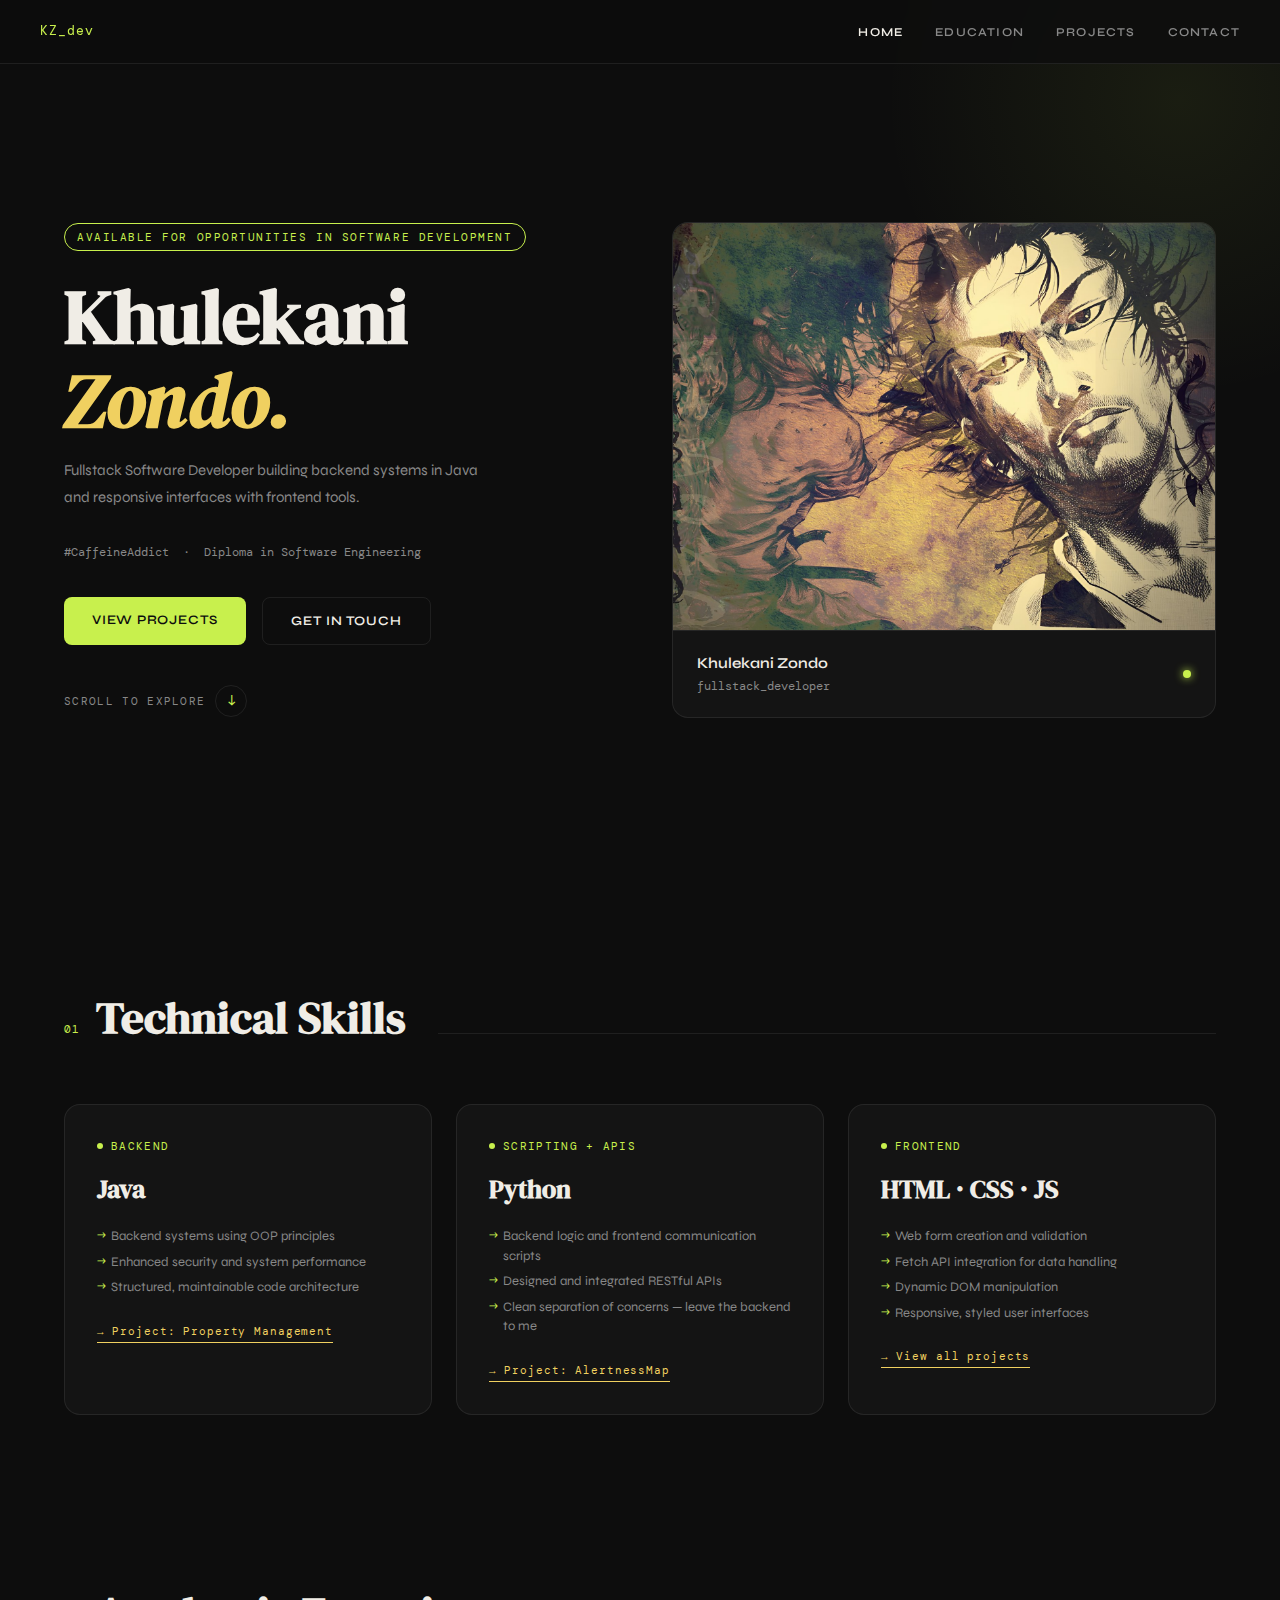
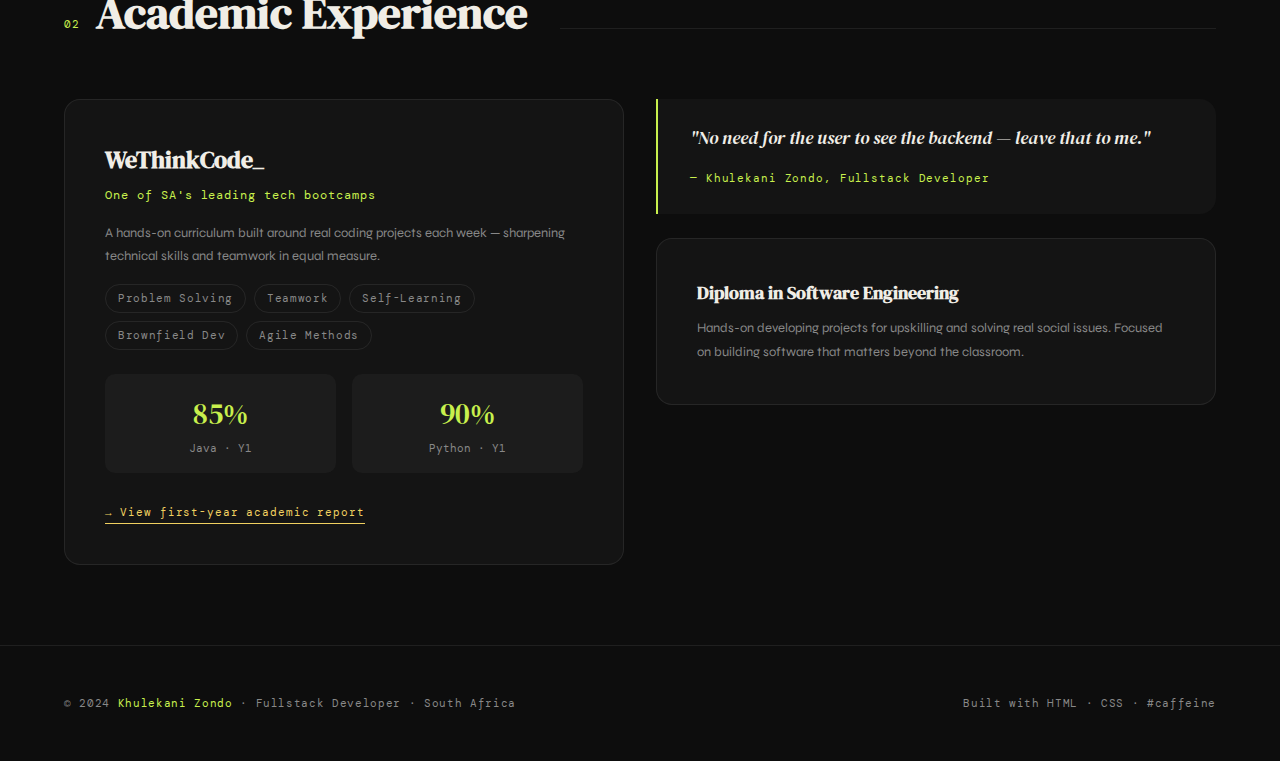
<file: index.html>
<!DOCTYPE html>
<html lang="en">
<head>
  <meta charset="UTF-8" />
  <meta name="viewport" content="width=device-width, initial-scale=1" />
  <title>Khulekani Zondo — Fullstack Developer</title>
  <link href="https://fonts.googleapis.com/css2?family=DM+Serif+Display:ital@0;1&family=DM+Mono:wght@400;500&family=Syne:wght@400;600;700&display=swap" rel="stylesheet" />
  <style>
    *, *::before, *::after { box-sizing: border-box; margin: 0; padding: 0; }

    :root {
      --bg: #0d0d0d;
      --bg2: #141414;
      --bg3: #1c1c1c;
      --border: rgba(255,255,255,0.08);
      --accent: #c8f04d;
      --accent2: #f0d060;
      --text: #f0ede6;
      --muted: #888;
      --muted2: #555;
      --card-radius: 16px;
      --font-display: 'DM Serif Display', serif;
      --font-body: 'Syne', sans-serif;
      --font-mono: 'DM Mono', monospace;
    }

    html { scroll-behavior: smooth; }

    body {
      background: var(--bg);
      color: var(--text);
      font-family: var(--font-body);
      font-size: 15px;
      line-height: 1.7;
      min-height: 100vh;
      overflow-x: hidden;
    }

    nav {
      position: fixed;
      top: 0; left: 0; right: 0;
      z-index: 100;
      display: flex;
      align-items: center;
      justify-content: space-between;
      padding: 0 2.5rem;
      height: 64px;
      background: rgba(13,13,13,0.85);
      backdrop-filter: blur(12px);
      border-bottom: 0.5px solid var(--border);
    }

    .nav-logo {
      font-family: var(--font-mono);
      font-size: 13px;
      color: var(--accent);
      letter-spacing: 0.08em;
      text-decoration: none;
    }

    .nav-links {
      display: flex;
      gap: 2rem;
      list-style: none;
    }

    .nav-links a {
      font-size: 12px;
      font-weight: 600;
      letter-spacing: 0.1em;
      text-transform: uppercase;
      color: var(--muted);
      text-decoration: none;
      transition: color 0.2s;
    }

    .nav-links a:hover,
    .nav-links a.active { color: var(--text); }

    .hero {
      min-height: 100vh;
      display: grid;
      grid-template-columns: 1fr 1fr;
      align-items: center;
      padding: 100px 5vw 60px;
      gap: 4rem;
      position: relative;
      overflow: hidden;
    }

    .hero::before {
      content: '';
      position: absolute;
      top: -200px; right: -200px;
      width: 600px; height: 600px;
      background: radial-gradient(circle, rgba(200,240,77,0.07) 0%, transparent 70%);
      pointer-events: none;
    }

    .hero-text { animation: fadeUp 0.9s ease both; }

    .hero-tag {
      display: inline-block;
      font-family: var(--font-mono);
      font-size: 11px;
      letter-spacing: 0.14em;
      color: var(--accent);
      border: 0.5px solid var(--accent);
      padding: 4px 12px;
      border-radius: 99px;
      margin-bottom: 1.5rem;
      text-transform: uppercase;
    }

    .hero h1 {
      font-family: var(--font-display);
      font-size: clamp(2.8rem, 6vw, 5rem);
      line-height: 1.08;
      letter-spacing: -0.01em;
      margin-bottom: 1rem;
      color: var(--text);
    }

    .hero h1 em {
      font-style: italic;
      color: var(--accent2);
    }

    .hero-sub {
      font-size: 15px;
      color: var(--muted);
      max-width: 420px;
      margin-bottom: 2rem;
      line-height: 1.8;
    }

    .hero-cta {
      display: inline-flex;
      gap: 1rem;
      flex-wrap: wrap;
    }

    .btn {
      display: inline-block;
      padding: 12px 28px;
      font-family: var(--font-body);
      font-size: 13px;
      font-weight: 600;
      letter-spacing: 0.06em;
      text-transform: uppercase;
      text-decoration: none;
      border-radius: 8px;
      transition: all 0.2s;
      cursor: pointer;
      border: none;
    }

    .btn-primary { background: var(--accent); color: #0d0d0d; }
    .btn-primary:hover { background: #d4f566; transform: translateY(-2px); }
    .btn-outline { background: transparent; color: var(--text); border: 0.5px solid var(--border); }
    .btn-outline:hover { border-color: rgba(255,255,255,0.3); transform: translateY(-2px); }

    .hero-card { animation: fadeUp 0.9s 0.15s ease both; }

    .profile-card {
      background: var(--bg2);
      border: 0.5px solid var(--border);
      border-radius: var(--card-radius);
      overflow: hidden;
    }

    .profile-img-wrap {
      width: 100%;
      aspect-ratio: 4/3;
      background: var(--bg3);
      display: flex;
      align-items: center;
      justify-content: center;
      position: relative;
      overflow: hidden;
    }

    .profile-img-wrap img { width: 100%; height: 100%; object-fit: cover; }

    .profile-placeholder {
      font-family: var(--font-display);
      font-size: 5rem;
      color: var(--muted2);
      font-style: italic;
    }

    .profile-info {
      padding: 1.25rem 1.5rem;
      display: flex;
      align-items: center;
      justify-content: space-between;
      border-top: 0.5px solid var(--border);
    }

    .profile-name { font-size: 15px; font-weight: 600; }
    .profile-role { font-size: 12px; color: var(--muted); font-family: var(--font-mono); }

    .status-dot {
      width: 8px; height: 8px;
      border-radius: 50%;
      background: var(--accent);
      box-shadow: 0 0 8px var(--accent);
      animation: pulse 2s infinite;
    }

    section { padding: 80px 5vw; }

    .section-header {
      display: flex;
      align-items: baseline;
      gap: 1rem;
      margin-bottom: 3rem;
    }

    .section-num { font-family: var(--font-mono); font-size: 11px; color: var(--accent); letter-spacing: 0.1em; }
    .section-title { font-family: var(--font-display); font-size: clamp(1.8rem, 4vw, 2.8rem); color: var(--text); }
    .section-line { flex: 1; height: 0.5px; background: var(--border); margin-left: 1rem; }

    .skills-grid {
      display: grid;
      grid-template-columns: repeat(auto-fit, minmax(280px, 1fr));
      gap: 1.5rem;
    }

    .skill-card {
      background: var(--bg2);
      border: 0.5px solid var(--border);
      border-radius: var(--card-radius);
      padding: 2rem;
      transition: border-color 0.2s, transform 0.2s;
      position: relative;
      overflow: hidden;
    }

    .skill-card::before {
      content: '';
      position: absolute;
      top: 0; left: 0; right: 0;
      height: 2px;
      background: var(--accent);
      transform: scaleX(0);
      transform-origin: left;
      transition: transform 0.3s ease;
    }

    .skill-card:hover { border-color: rgba(255,255,255,0.18); transform: translateY(-4px); }
    .skill-card:hover::before { transform: scaleX(1); }

    .skill-icon {
      font-family: var(--font-mono);
      font-size: 11px;
      color: var(--accent);
      letter-spacing: 0.12em;
      text-transform: uppercase;
      margin-bottom: 0.75rem;
      display: flex;
      align-items: center;
      gap: 8px;
    }

    .skill-icon::before {
      content: '';
      display: inline-block;
      width: 6px; height: 6px;
      border-radius: 50%;
      background: var(--accent);
    }
.scroll-hint {
  display: flex;
  align-items: center;
  gap: 10px;
  margin-top: 2.5rem;
}

.scroll-hint span {
  font-family: var(--font-mono);
  font-size: 11px;
  letter-spacing: 0.12em;
  text-transform: uppercase;
  color: var(--muted);
}

.scroll-arrow {
  width: 32px;
  height: 32px;
  border: 0.5px solid var(--border);
  border-radius: 50%;
  display: flex;
  align-items: center;
  justify-content: center;
  font-size: 14px;
  color: var(--accent);
  animation: bounceDown 1.6s ease-in-out infinite;
}

@keyframes bounceDown {
  0%, 100% { transform: translateY(0); }
  50%       { transform: translateY(6px); }
}
    .skill-card h3 { font-family: var(--font-display); font-size: 1.6rem; margin-bottom: 1rem; color: var(--text); }

    .skill-card ul { list-style: none; display: flex; flex-direction: column; gap: 6px; margin-bottom: 1.25rem; }

    .skill-card li {
      font-size: 13px;
      color: var(--muted);
      padding-left: 14px;
      position: relative;
      line-height: 1.5;
    }

    .skill-card li::before { content: '→'; position: absolute; left: 0; color: var(--accent); font-size: 11px; }

    .skill-link {
      display: inline-block;
      font-family: var(--font-mono);
      font-size: 11px;
      color: var(--accent2);
      text-decoration: none;
      letter-spacing: 0.08em;
      border-bottom: 0.5px solid var(--accent2);
      padding-bottom: 1px;
      transition: opacity 0.2s;
    }

    .skill-link:hover { opacity: 0.7; }

    .stats-row {
      display: grid;
      grid-template-columns: repeat(3, 1fr);
      gap: 1px;
      background: var(--border);
      border: 0.5px solid var(--border);
      border-radius: var(--card-radius);
      overflow: hidden;
      margin: 4rem 0;
    }

    .stat { background: var(--bg2); padding: 2rem; text-align: center; }
    .stat-num { font-family: var(--font-display); font-size: 2.8rem; color: var(--accent); line-height: 1; margin-bottom: 0.4rem; }
    .stat-label { font-size: 11px; color: var(--muted); letter-spacing: 0.1em; text-transform: uppercase; font-family: var(--font-mono); }

    .academic-grid { display: grid; grid-template-columns: 1fr 1fr; gap: 2rem; align-items: start; }

    .academic-card {
      background: var(--bg2);
      border: 0.5px solid var(--border);
      border-radius: var(--card-radius);
      padding: 2.5rem;
    }

    .academic-card h3 { font-family: var(--font-display); font-size: 1.5rem; margin-bottom: 0.25rem; }
    .academic-card .school { font-family: var(--font-mono); font-size: 12px; color: var(--accent); letter-spacing: 0.08em; margin-bottom: 1rem; }
    .academic-card p { font-size: 13px; color: var(--muted); line-height: 1.8; margin-bottom: 1rem; }

    .tag-list { display: flex; flex-wrap: wrap; gap: 8px; }

    .tag {
      font-size: 11px;
      font-family: var(--font-mono);
      color: var(--muted);
      border: 0.5px solid var(--border);
      border-radius: 99px;
      padding: 4px 12px;
      letter-spacing: 0.06em;
    }

    .grade-row { display: flex; gap: 1rem; margin-top: 1.5rem; }

    .grade-chip { flex: 1; background: var(--bg3); border-radius: 10px; padding: 1rem; text-align: center; }
    .grade-num { font-family: var(--font-display); font-size: 1.8rem; color: var(--accent); }
    .grade-label { font-size: 11px; color: var(--muted); font-family: var(--font-mono); }

    .quote-block {
      border-left: 2px solid var(--accent);
      padding: 1.5rem 2rem;
      margin: 0;
      background: var(--bg2);
      border-radius: 0 var(--card-radius) var(--card-radius) 0;
    }

    .quote-block p { font-family: var(--font-display); font-style: italic; font-size: 1.15rem; color: var(--text); line-height: 1.6; margin-bottom: 0.75rem; }
    .quote-block small { font-family: var(--font-mono); font-size: 11px; color: var(--accent); letter-spacing: 0.08em; }

    footer {
      border-top: 0.5px solid var(--border);
      padding: 3rem 5vw;
      display: flex;
      align-items: center;
      justify-content: space-between;
      flex-wrap: wrap;
      gap: 1rem;
    }

    footer p { font-family: var(--font-mono); font-size: 11px; color: var(--muted); letter-spacing: 0.06em; }
    footer a { color: var(--accent); text-decoration: none; }

    @keyframes fadeUp {
      from { opacity: 0; transform: translateY(24px); }
      to   { opacity: 1; transform: translateY(0); }
    }

    @keyframes pulse {
      0%, 100% { opacity: 1; }
      50% { opacity: 0.4; }
    }

    @media (max-width: 768px) {
      nav { padding: 0 1.5rem; }
      .nav-links { gap: 1.2rem; }
      .hero { grid-template-columns: 1fr; padding: 100px 1.5rem 60px; gap: 2.5rem; }
      .hero-card { order: -1; }
      .skills-grid { grid-template-columns: 1fr; }
      .academic-grid { grid-template-columns: 1fr; }
      .stats-row { grid-template-columns: 1fr; }
      section { padding: 60px 1.5rem; }
      footer { flex-direction: column; align-items: flex-start; }
    }
  </style>
</head>
<body>

<nav>
  <a class="nav-logo" href="#home">KZ_dev</a>
  <ul class="nav-links">
    <li><a href="#home" class="active">Home</a></li>
    <li><a href="education.html">Education</a></li>
    <li><a href="projects.html">Projects</a></li>
    <li><a href="contact.html">Contact</a></li>
  </ul>
</nav>

<section class="hero" id="home">
  <div class="hero-text">
    <span class="hero-tag">Available for opportunities in Software development</span>
    <h1>Khulekani<br><em>Zondo.</em></h1>
<p class="hero-sub">
  Fullstack Software Developer building backend systems in Java and responsive interfaces with frontend tools.
  <br><br>
  <span style="font-family: var(--font-mono); font-size: 12px; color: var(--muted);">#CaffeineAddict &nbsp;·&nbsp; Diploma in Software Engineering</span>
</p>
<div class="hero-cta">
  <a href="projects.html" class="btn btn-primary">View Projects</a>
  <a href="contact.html" class="btn btn-outline">Get in Touch</a>
</div>
<div class="scroll-hint">
  <span>Scroll to explore</span>
  <div class="scroll-arrow">↓</div>
</div>
  </div>

  <div class="hero-card">
    <div class="profile-card">
      <div class="profile-img-wrap">
        <img src="newone.jpeg"  alt="Khulekani Zondo"
          onerror="this.style.display='none'; this.nextElementSibling.style.display='flex';" />
        <div class="profile-placeholder" style="display:none; width:100%; height:100%; align-items:center; justify-content:center;">KZ</div>
      </div>
      <div class="profile-info">
        <div>
          <div class="profile-name">Khulekani Zondo</div>
          <div class="profile-role">fullstack_developer</div>
        </div>
        <div class="status-dot" title="Open to work"></div>
      </div>
    </div>
  </div>
</section>


<section id="skills">
  <div class="section-header">
    <span class="section-num">01</span>
    <h2 class="section-title">Technical Skills</h2>
    <div class="section-line"></div>
  </div>

  <div class="skills-grid">
    <div class="skill-card">
      <div class="skill-icon">Backend</div>
      <h3>Java</h3>
      <ul>
        <li>Backend systems using OOP principles</li>
        <li>Enhanced security and system performance</li>
        <li>Structured, maintainable code architecture</li>
      </ul>
      <a href="projects.html" class="skill-link">→ Project: Property Management</a>
    </div>

    <div class="skill-card">
      <div class="skill-icon">Scripting + APIs</div>
      <h3>Python</h3>
      <ul>
        <li>Backend logic and frontend communication scripts</li>
        <li>Designed and integrated RESTful APIs</li>
        <li>Clean separation of concerns — leave the backend to me</li>
      </ul>
      <a href="projects.html" class="skill-link">→ Project: AlertnessMap</a>
    </div>

    <div class="skill-card">
      <div class="skill-icon">Frontend</div>
      <h3>HTML · CSS · JS</h3>
      <ul>
        <li>Web form creation and validation</li>
        <li>Fetch API integration for data handling</li>
        <li>Dynamic DOM manipulation</li>
        <li>Responsive, styled user interfaces</li>
      </ul>
      <a href="projects.html" class="skill-link">→ View all projects</a>
    </div>
  </div>
</section>

<section id="education">
  <div class="section-header">
    <span class="section-num">02</span>
    <h2 class="section-title">Academic Experience</h2>
    <div class="section-line"></div>
  </div>

  <div class="academic-grid">
    <div class="academic-card">
      <h3>WeThinkCode_</h3>
      <div class="school">One of SA's leading tech bootcamps</div>
      <p>
        A hands-on curriculum built around real coding projects each week —
        sharpening technical skills and teamwork in equal measure.
      </p>
      <div class="tag-list">
        <span class="tag">Problem Solving</span>
        <span class="tag">Teamwork</span>
        <span class="tag">Self-Learning</span>
        <span class="tag">Brownfield Dev</span>
        <span class="tag">Agile Methods</span>
      </div>
      <div class="grade-row">
        <div class="grade-chip">
          <div class="grade-num">85%</div>
          <div class="grade-label">Java · Y1</div>
        </div>
        <div class="grade-chip">
          <div class="grade-num">90%</div>
          <div class="grade-label">Python · Y1</div>
        </div>
      </div>
      <br>
      <a href="education.html" class="skill-link">→ View first-year academic report</a>
    </div>

    <div style="display: flex; flex-direction: column; gap: 1.5rem;">
      <blockquote class="quote-block">
        <p>"No need for the user to see the backend — leave that to me."</p>
        <small>— Khulekani Zondo, Fullstack Developer</small>
      </blockquote>

      <div class="academic-card" style="flex: 1;">
        <h3 style="font-size: 1.1rem; margin-bottom: 0.5rem;">Diploma in Software Engineering</h3>
        <p style="margin-bottom: 0;">
          Hands-on developing projects for upskilling and solving real social issues.
          Focused on building software that matters beyond the classroom.
        </p>
      </div>
    </div>
  </div>
</section>

<footer>
  <p>© 2024 <a href="#home">Khulekani Zondo</a> · Fullstack Developer · South Africa</p>
  <p style="font-family: var(--font-mono); font-size: 11px; color: var(--muted);">
    Built with HTML · CSS · #caffeine
  </p>
</footer>

</body>
</html>
</file>
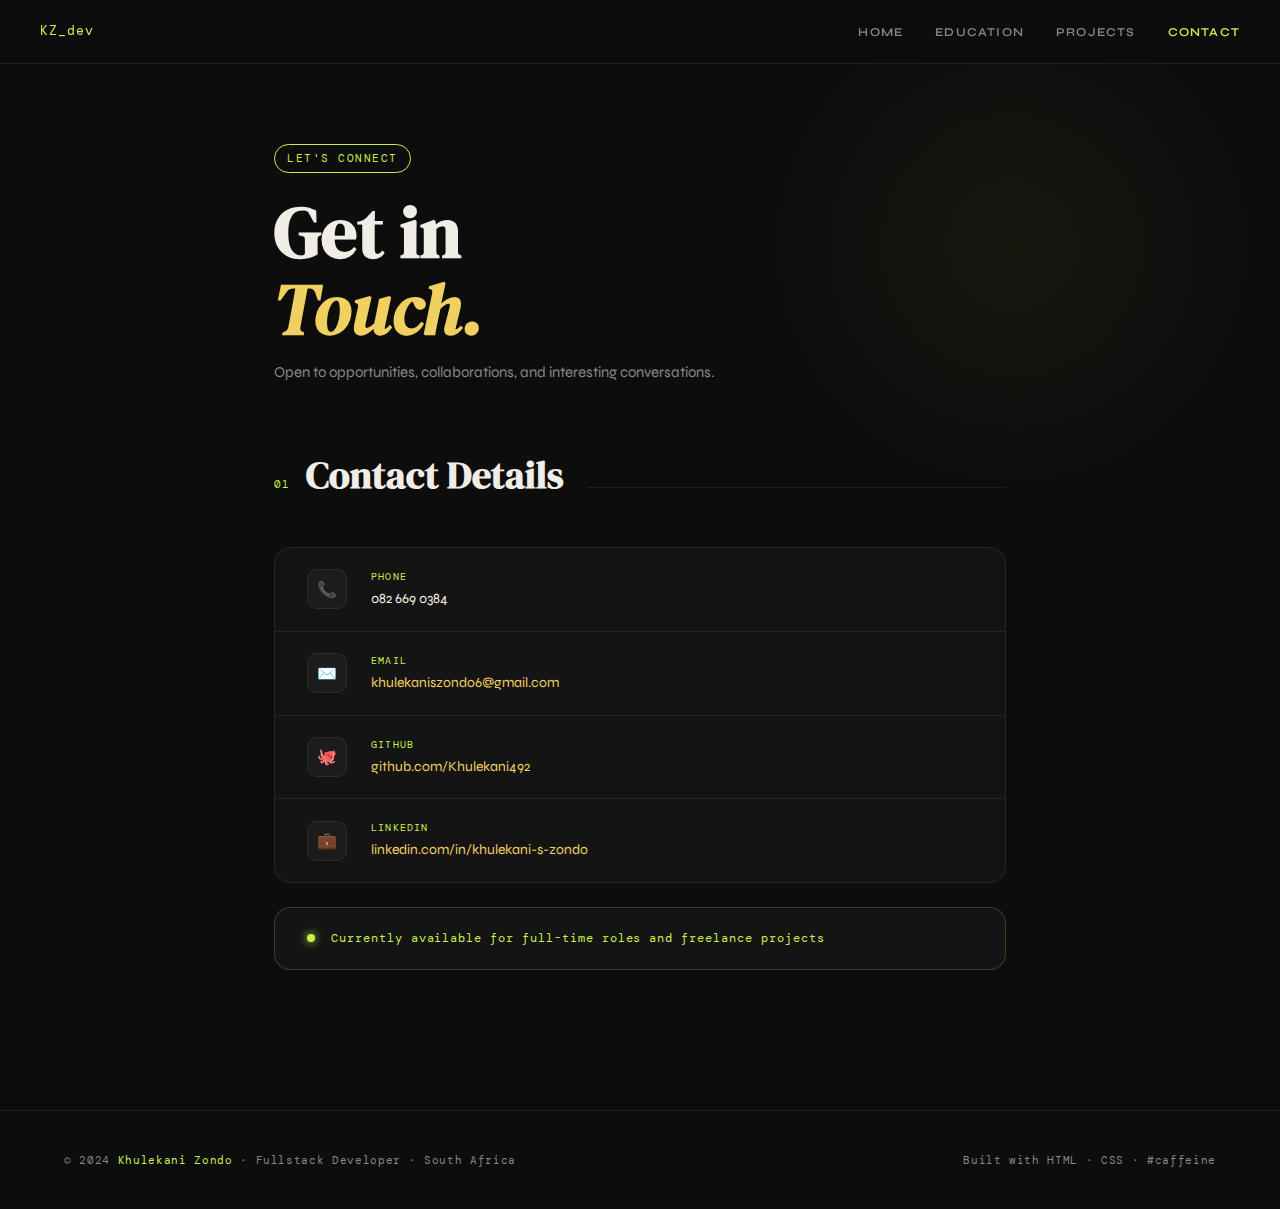
<file: contact.html>
<!DOCTYPE html>
<html lang="en">
<head>
  <meta charset="UTF-8" />
  <meta name="viewport" content="width=device-width, initial-scale=1" />
  <title>Contact — Khulekani Zondo</title>

  <link href="https://fonts.googleapis.com/css2?family=DM+Serif+Display:ital@0;1&family=DM+Mono:wght@400;500&family=Syne:wght@400;600;700&display=swap" rel="stylesheet" />

  <style>
    :root {
      --bg: #0d0d0d;
      --bg2: #141414;
      --bg3: #1c1c1c;
      --border: rgba(255,255,255,0.08);
      --accent: #c8f04d;
      --accent2: #f0d060;
      --text: #f0ede6;
      --muted: #888;
      --card-radius: 16px;
      --font-display: 'DM Serif Display', serif;
      --font-body: 'Syne', sans-serif;
      --font-mono: 'DM Mono', monospace;
    }

    *, *::before, *::after { box-sizing: border-box; margin: 0; padding: 0; }

    html { scroll-behavior: smooth; }

    body {
      background: var(--bg);
      color: var(--text);
      font-family: var(--font-body);
      font-size: 15px;
      line-height: 1.7;
      overflow-x: hidden;
    }

    /* NAV */
    nav {
      position: fixed;
      top: 0; left: 0; right: 0;
      height: 64px;
      display: flex;
      justify-content: space-between;
      align-items: center;
      padding: 0 2.5rem;
      background: rgba(13,13,13,0.85);
      backdrop-filter: blur(12px);
      border-bottom: 0.5px solid var(--border);
      z-index: 100;
    }

    .nav-logo {
      font-family: var(--font-mono);
      color: var(--accent);
      font-size: 13px;
      text-decoration: none;
      letter-spacing: 0.08em;
    }

    .nav-links {
      display: flex;
      gap: 2rem;
      list-style: none;
    }

    .nav-links a {
      font-size: 12px;
      font-weight: 600;
      text-transform: uppercase;
      letter-spacing: 0.1em;
      color: var(--muted);
      text-decoration: none;
      transition: color 0.2s;
      border-bottom: none;
    }

    .nav-links a.active { color: var(--accent); }
    .nav-links a:hover { color: var(--text); opacity: 1; }

    /* PAGE */
    .page {
      padding: 96px 5vw 80px;
      max-width: 860px;
      margin: 0 auto;
    }

    /* PAGE HEADER */
    .page-header {
      padding: 48px 0 56px;
      animation: fadeUp 0.8s ease both;
      position: relative;
    }

    .page-header::before {
      content: '';
      position: absolute;
      top: -100px; right: -20vw;
      width: 500px; height: 500px;
      background: radial-gradient(circle, rgba(200,240,77,0.05) 0%, transparent 70%);
      pointer-events: none;
    }

    .page-tag {
      display: inline-block;
      font-family: var(--font-mono);
      font-size: 11px;
      letter-spacing: 0.14em;
      color: var(--accent);
      border: 0.5px solid var(--accent);
      padding: 4px 12px;
      border-radius: 99px;
      margin-bottom: 1.25rem;
      text-transform: uppercase;
    }

    .page-header h1 {
      font-family: var(--font-display);
      font-size: clamp(2.5rem, 6vw, 4.5rem);
      line-height: 1.08;
      color: var(--text);
      margin-bottom: 0.75rem;
    }

    .page-header h1 em {
      font-style: italic;
      color: var(--accent2);
    }

    .page-header p {
      font-size: 15px;
      color: var(--muted);
      max-width: 480px;
    }

    /* SECTION HEADER */
    .section-header {
      display: flex;
      align-items: baseline;
      gap: 1rem;
      margin-bottom: 2.5rem;
    }

    .section-num {
      font-family: var(--font-mono);
      color: var(--accent);
      font-size: 11px;
      letter-spacing: 0.1em;
      flex-shrink: 0;
    }

    .section-title {
      font-family: var(--font-display);
      font-size: clamp(1.6rem, 3vw, 2.4rem);
      color: var(--text);
    }

    .section-line {
      flex: 1;
      height: 0.5px;
      background: var(--border);
      margin-left: 0.5rem;
    }

    /* CONTACT CARD */
    .contact-card {
      background: var(--bg2);
      border: 0.5px solid var(--border);
      border-radius: var(--card-radius);
      overflow: hidden;
    }

    .contact-item {
      display: flex;
      align-items: center;
      gap: 1.5rem;
      padding: 1.25rem 2rem;
      border-bottom: 0.5px solid var(--border);
      transition: background 0.2s;
    }

    .contact-item:last-child { border-bottom: none; }
    .contact-item:hover { background: var(--bg3); }

    .contact-icon {
      width: 40px; height: 40px;
      border-radius: 10px;
      background: var(--bg3);
      border: 0.5px solid var(--border);
      display: flex;
      align-items: center;
      justify-content: center;
      font-size: 16px;
      flex-shrink: 0;
    }

    .contact-body { flex: 1; }

    .label {
      font-family: var(--font-mono);
      font-size: 10px;
      color: var(--accent);
      letter-spacing: 0.12em;
      text-transform: uppercase;
      margin-bottom: 2px;
    }

    .value {
      font-size: 14px;
      color: var(--text);
    }

    .value a {
      color: var(--accent2);
      text-decoration: none;
      border-bottom: 0.5px solid transparent;
      transition: border-color 0.2s, opacity 0.2s;
    }

    .value a:hover {
      border-bottom-color: var(--accent2);
      opacity: 0.8;
    }

    /* AVAILABILITY BADGE */
    .availability {
      margin-top: 1.5rem;
      background: var(--bg2);
      border: 0.5px solid rgba(200,240,77,0.2);
      border-radius: var(--card-radius);
      padding: 1.25rem 2rem;
      display: flex;
      align-items: center;
      gap: 1rem;
    }

    .avail-dot {
      width: 8px; height: 8px;
      border-radius: 50%;
      background: var(--accent);
      box-shadow: 0 0 8px var(--accent);
      flex-shrink: 0;
      animation: pulse 2s infinite;
    }

    .avail-text {
      font-family: var(--font-mono);
      font-size: 12px;
      color: var(--accent);
      letter-spacing: 0.08em;
    }

    /* FOOTER */
    footer {
      border-top: 0.5px solid var(--border);
      padding: 2.5rem 5vw;
      display: flex;
      justify-content: space-between;
      flex-wrap: wrap;
      gap: 1rem;
      margin-top: 60px;
    }

    footer p {
      font-family: var(--font-mono);
      font-size: 11px;
      color: var(--muted);
      letter-spacing: 0.06em;
    }

    footer a {
      color: var(--accent);
      text-decoration: none;
      border-bottom: none;
    }

    /* ANIMATIONS */
    @keyframes fadeUp {
      from { opacity: 0; transform: translateY(24px); }
      to   { opacity: 1; transform: translateY(0); }
    }

    @keyframes pulse {
      0%, 100% { opacity: 1; }
      50% { opacity: 0.4; }
    }

    /* RESPONSIVE */
    @media (max-width: 768px) {
      nav { padding: 0 1.5rem; }
      .nav-links { gap: 1.2rem; }
      .page { padding: 88px 1.5rem 60px; }
      .contact-item { padding: 1rem 1.25rem; gap: 1rem; }
    }
  </style>
</head>

<body>

<!-- NAV -->
<nav>
  <a class="nav-logo" href="index.html">KZ_dev</a>
  <ul class="nav-links">
    <li><a href="index.html">Home</a></li>
    <li><a href="education.html">Education</a></li>
    <li><a href="projects.html">Projects</a></li>
    <li><a class="active" href="#">Contact</a></li>
  </ul>
</nav>

<div class="page">

  <!-- PAGE HEADER -->
  <div class="page-header">
    <span class="page-tag">Let's connect</span>
    <h1>Get in<br><em>Touch.</em></h1>
    <p>Open to opportunities, collaborations, and interesting conversations.</p>
  </div>

  <!-- CONTACT -->
  <div class="section-header">
    <span class="section-num">01</span>
    <h2 class="section-title">Contact Details</h2>
    <div class="section-line"></div>
  </div>

  <div class="contact-card">

    <div class="contact-item">
      <div class="contact-icon">📞</div>
      <div class="contact-body">
        <div class="label">Phone</div>
        <div class="value">082 669 0384</div>
      </div>
    </div>

    <div class="contact-item">
      <div class="contact-icon">✉️</div>
      <div class="contact-body">
        <div class="label">Email</div>
        <div class="value">
          <a href="mailto:khulekaniszondo6@gmail.com">khulekaniszondo6@gmail.com</a>
        </div>
      </div>
    </div>

    <div class="contact-item">
      <div class="contact-icon">🐙</div>
      <div class="contact-body">
        <div class="label">GitHub</div>
        <div class="value">
          <a href="https://github.com/Khulekani492" target="_blank">github.com/Khulekani492</a>
        </div>
      </div>
    </div>

    <div class="contact-item">
      <div class="contact-icon">💼</div>
      <div class="contact-body">
        <div class="label">LinkedIn</div>
        <div class="value">
          <a href="https://www.linkedin.com/in/khulekani-s-zondo-149bb134a" target="_blank">linkedin.com/in/khulekani-s-zondo</a>
        </div>
      </div>
    </div>

  </div>

  <!-- AVAILABILITY -->
  <div class="availability">
    <div class="avail-dot"></div>
    <span class="avail-text">Currently available for full-time roles and freelance projects</span>
  </div>

</div>

<!-- FOOTER -->
<footer>
  <p>© 2024 <a href="index.html">Khulekani Zondo</a> · Fullstack Developer · South Africa</p>
  <p>Built with HTML · CSS · #caffeine</p>
</footer>

</body>
</html>
</file>
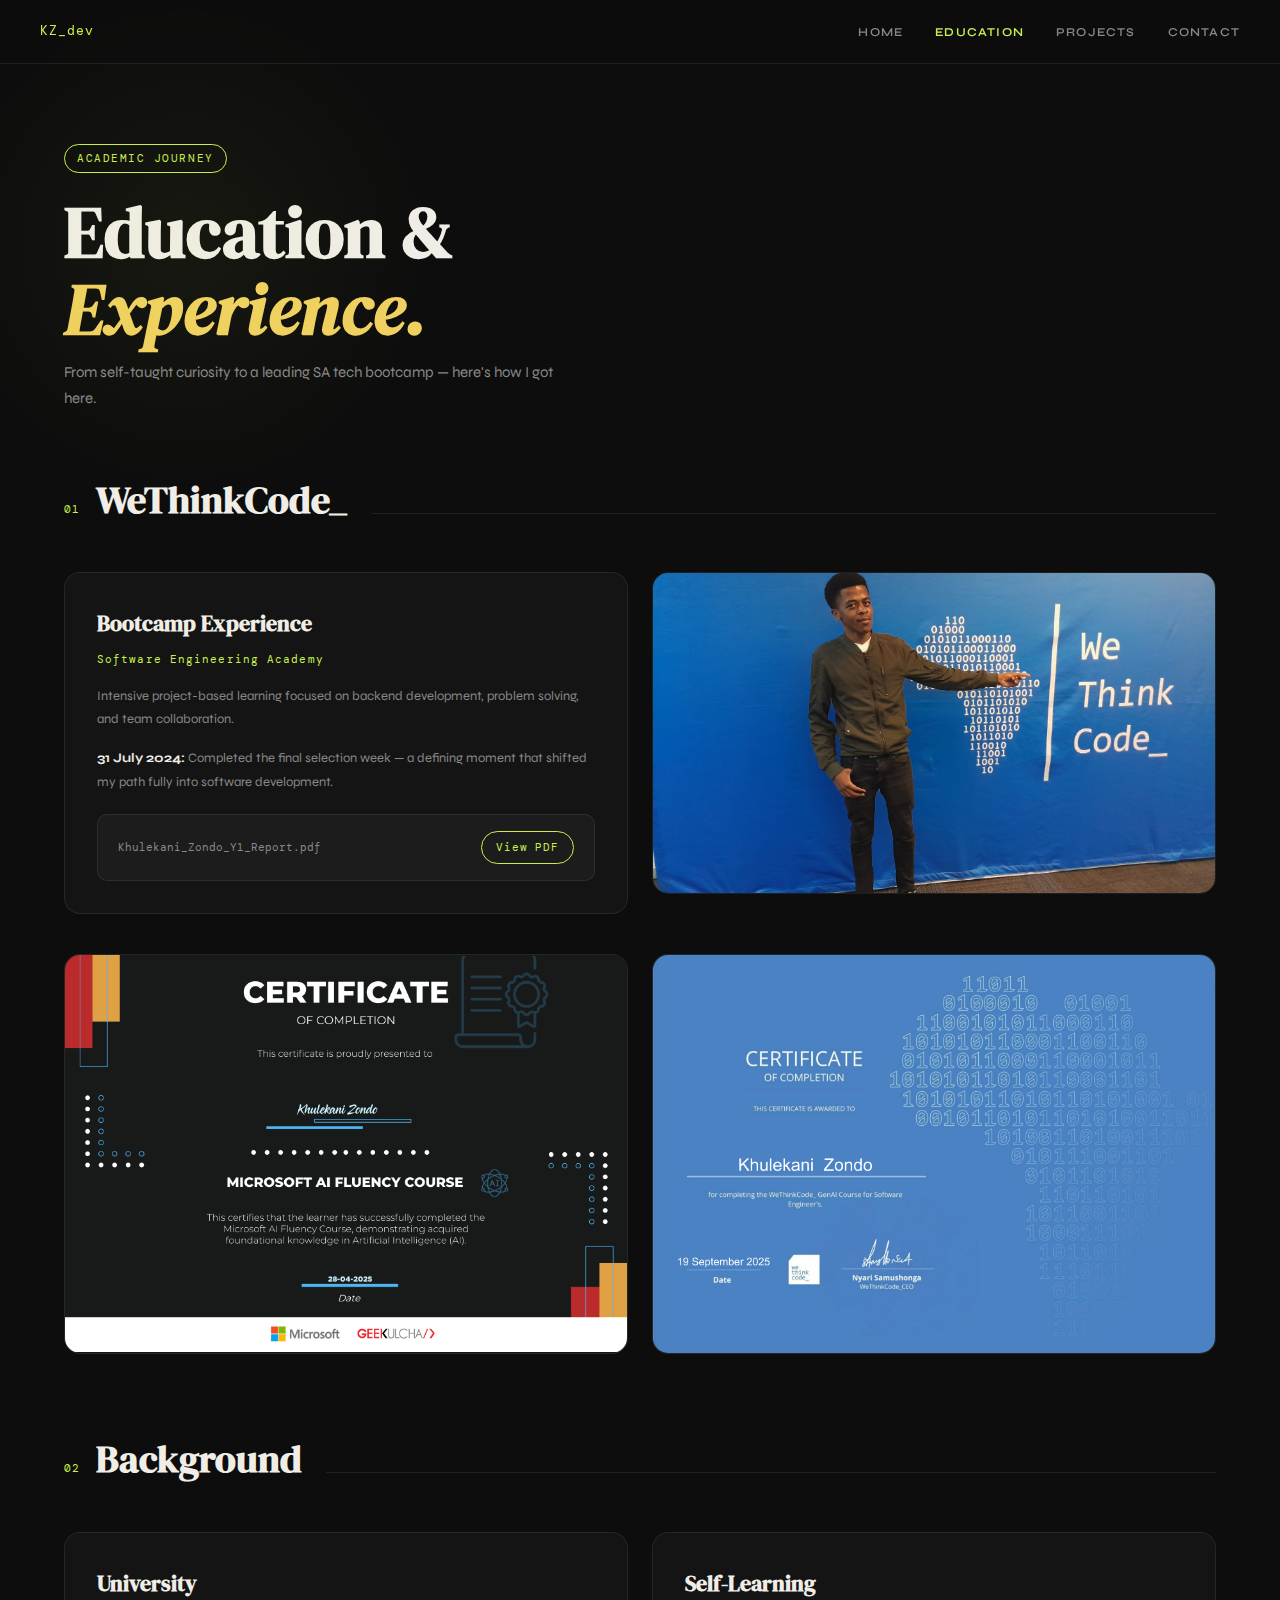
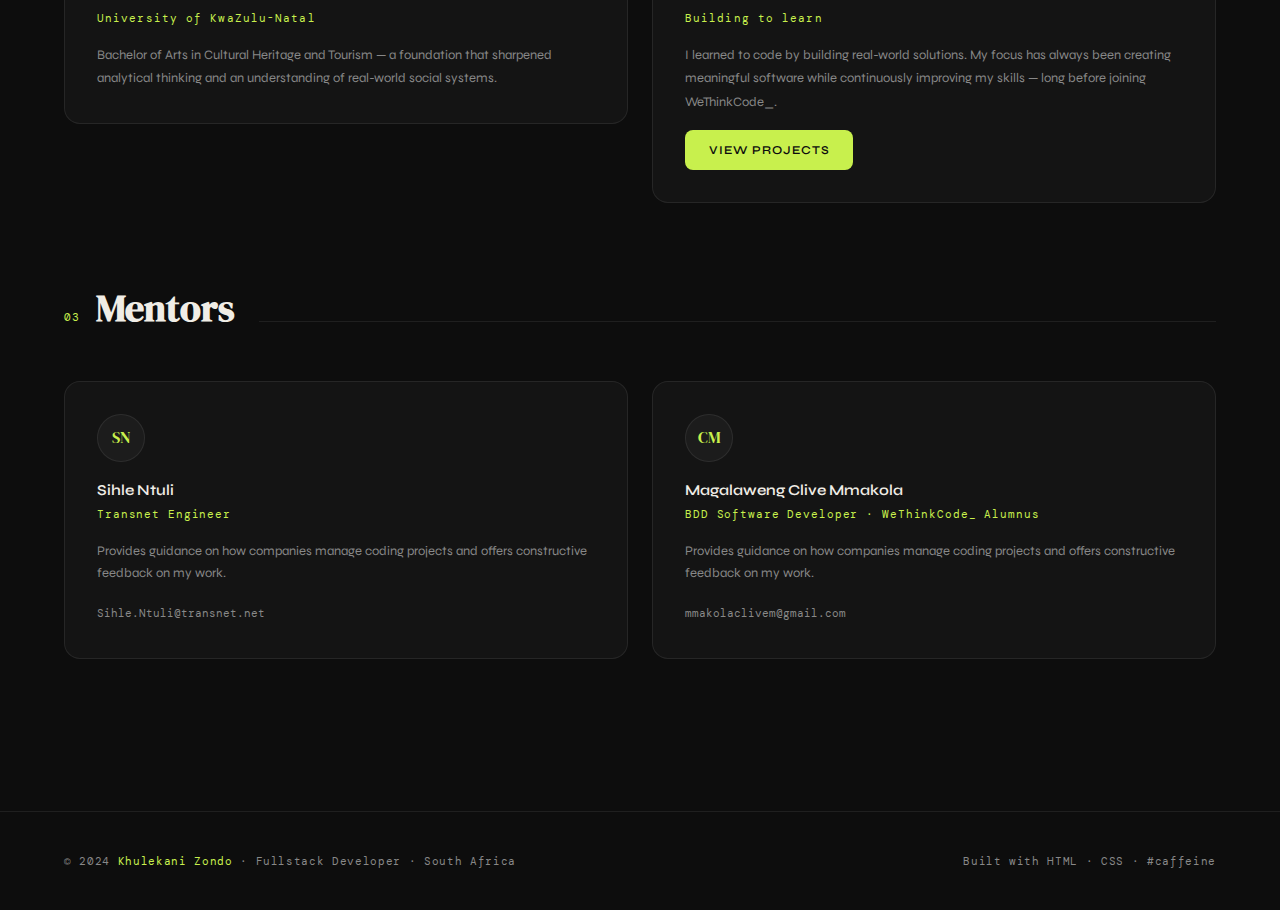
<file: education.html>
<!DOCTYPE html>
<html lang="en">
<head>
  <meta charset="UTF-8" />
  <meta name="viewport" content="width=device-width, initial-scale=1" />
  <title>Education — Khulekani Zondo</title>

  <link href="https://fonts.googleapis.com/css2?family=DM+Serif+Display:ital@0;1&family=DM+Mono:wght@400;500&family=Syne:wght@400;600;700&display=swap" rel="stylesheet" />

  <style>
    :root {
      --bg: #0d0d0d;
      --bg2: #141414;
      --bg3: #1c1c1c;
      --border: rgba(255,255,255,0.08);
      --accent: #c8f04d;
      --accent2: #f0d060;
      --text: #f0ede6;
      --muted: #888;
      --card-radius: 16px;
      --font-display: 'DM Serif Display', serif;
      --font-body: 'Syne', sans-serif;
      --font-mono: 'DM Mono', monospace;
    }

    *, *::before, *::after { box-sizing: border-box; margin: 0; padding: 0; }

    html { scroll-behavior: smooth; }

    body {
      background: var(--bg);
      color: var(--text);
      font-family: var(--font-body);
      font-size: 15px;
      line-height: 1.7;
      overflow-x: hidden;
    }

    /* NAV */
    nav {
      position: fixed;
      top: 0; left: 0; right: 0;
      height: 64px;
      display: flex;
      justify-content: space-between;
      align-items: center;
      padding: 0 2.5rem;
      background: rgba(13,13,13,0.85);
      backdrop-filter: blur(12px);
      border-bottom: 0.5px solid var(--border);
      z-index: 100;
    }

    .nav-logo {
      font-family: var(--font-mono);
      color: var(--accent);
      font-size: 13px;
      text-decoration: none;
      letter-spacing: 0.08em;
    }

    .nav-links {
      display: flex;
      gap: 2rem;
      list-style: none;
    }

    .nav-links a {
      font-size: 12px;
      font-weight: 600;
      text-transform: uppercase;
      letter-spacing: 0.1em;
      color: var(--muted);
      text-decoration: none;
      transition: color 0.2s;
    }

    .nav-links a.active { color: var(--accent); }
    .nav-links a:hover { color: var(--text); }

    /* PAGE */
    .page {
      padding: 96px 5vw 80px;
    }

    /* PAGE HEADER */
    .page-header {
      padding: 48px 0 56px;
      position: relative;
    }

    .page-header::before {
      content: '';
      position: absolute;
      top: -100px; left: -10vw;
      width: 500px; height: 500px;
      background: radial-gradient(circle, rgba(200,240,77,0.05) 0%, transparent 70%);
      pointer-events: none;
    }

    .page-tag {
      display: inline-block;
      font-family: var(--font-mono);
      font-size: 11px;
      letter-spacing: 0.14em;
      color: var(--accent);
      border: 0.5px solid var(--accent);
      padding: 4px 12px;
      border-radius: 99px;
      margin-bottom: 1.25rem;
      text-transform: uppercase;
    }

    .page-header h1 {
      font-family: var(--font-display);
      font-size: clamp(2.5rem, 6vw, 4.5rem);
      line-height: 1.08;
      color: var(--text);
      margin-bottom: 0.75rem;
    }

    .page-header h1 em {
      font-style: italic;
      color: var(--accent2);
    }

    .page-header p {
      font-size: 15px;
      color: var(--muted);
      max-width: 520px;
    }

    /* SECTION */
    .edu-section {
      margin-bottom: 72px;
    }

    .section-header {
      display: flex;
      align-items: baseline;
      gap: 1rem;
      margin-bottom: 2.5rem;
    }

    .section-num {
      font-family: var(--font-mono);
      color: var(--accent);
      font-size: 11px;
      letter-spacing: 0.1em;
      flex-shrink: 0;
    }

    .section-title {
      font-family: var(--font-display);
      font-size: clamp(1.6rem, 3vw, 2.4rem);
      color: var(--text);
    }

    .section-line {
      flex: 1;
      height: 0.5px;
      background: var(--border);
      margin-left: 0.5rem;
    }

    /* GRID */
    .grid {
      display: grid;
      grid-template-columns: 1fr 1fr;
      gap: 1.5rem;
      align-items: start;
    }

    /* CARDS */
    .card {
      background: var(--bg2);
      border: 0.5px solid var(--border);
      border-radius: var(--card-radius);
      padding: 2rem;
      transition: border-color 0.2s, transform 0.2s;
    }

    .card:hover {
      border-color: rgba(255,255,255,0.18);
      transform: translateY(-3px);
    }

    .card h3 {
      font-family: var(--font-display);
      font-size: 1.4rem;
      color: var(--text);
      margin-bottom: 0.4rem;
    }

    .card-label {
      font-family: var(--font-mono);
      font-size: 11px;
      color: var(--accent);
      letter-spacing: 0.1em;
      margin-bottom: 1rem;
    }

    .card p {
      font-size: 13px;
      color: var(--muted);
      line-height: 1.8;
      margin-bottom: 1rem;
    }

    .card p:last-child { margin-bottom: 0; }

    /* IMAGE BOX */
   .image-box {
  border-radius: var(--card-radius);
  overflow: hidden;
  border: 0.5px solid var(--border);
  display: flex;
  justify-content: center;
  align-items: center;
}
.image-box img {
  width: 100%;
  height: 320px;
  object-fit: cover;
  object-position: center;
  display: block;
}
    /* REPORT BUTTON */
    .report-card {
      background: var(--bg3);
      border: 0.5px solid var(--border);
      border-radius: 10px;
      padding: 1rem 1.25rem;
      display: flex;
      align-items: center;
      justify-content: space-between;
      gap: 1rem;
      margin-top: 1.25rem;
    }

    .report-label {
      font-family: var(--font-mono);
      font-size: 11px;
      color: var(--muted);
    }

    .report-card a {
      font-family: var(--font-mono);
      font-size: 11px;
      color: var(--accent);
      text-decoration: none;
      border: 0.5px solid var(--accent);
      padding: 6px 14px;
      border-radius: 99px;
      letter-spacing: 0.08em;
      white-space: nowrap;
      transition: background 0.2s, color 0.2s;
    }

    .report-card a:hover {
      background: var(--accent);
      color: #0d0d0d;
    }

    /* CERTIFICATES */
    .certs-grid {
      display: grid;
      grid-template-columns: 1fr 1fr;
      gap: 1.5rem;
      margin-top: 2.5rem;
    }

    .cert-card {
      background: var(--bg2);
      border: 0.5px solid var(--border);
      border-radius: var(--card-radius);
      overflow: hidden;
      transition: border-color 0.2s, transform 0.2s;
    }

    .cert-card:hover {
      border-color: rgba(200,240,77,0.3);
      transform: translateY(-3px);
    }

    .cert-card img {
      width: 100%;
      display: block;
      object-fit: cover;
    }

    /* PROJECTS BUTTON */
    .btn-accent {
      display: inline-block;
      padding: 10px 24px;
      font-family: var(--font-body);
      font-size: 12px;
      font-weight: 600;
      letter-spacing: 0.08em;
      text-transform: uppercase;
      text-decoration: none;
      border-radius: 8px;
      background: var(--accent);
      color: #0d0d0d;
      transition: background 0.2s, transform 0.2s;
    }

    .btn-accent:hover {
      background: #d4f566;
      transform: translateY(-2px);
    }

    /* MENTOR CARDS */
    .mentor-card {
      background: var(--bg2);
      border: 0.5px solid var(--border);
      border-radius: var(--card-radius);
      padding: 2rem;
      transition: border-color 0.2s, transform 0.2s;
      position: relative;
      overflow: hidden;
    }

    .mentor-card::before {
      content: '';
      position: absolute;
      top: 0; left: 0; right: 0;
      height: 2px;
      background: var(--accent);
      transform: scaleX(0);
      transform-origin: left;
      transition: transform 0.3s ease;
    }

    .mentor-card:hover {
      border-color: rgba(255,255,255,0.18);
      transform: translateY(-4px);
    }

    .mentor-card:hover::before { transform: scaleX(1); }

    .mentor-avatar {
      width: 48px; height: 48px;
      border-radius: 50%;
      background: var(--bg3);
      border: 0.5px solid var(--border);
      display: flex;
      align-items: center;
      justify-content: center;
      font-family: var(--font-display);
      font-size: 1rem;
      color: var(--accent);
      margin-bottom: 1rem;
    }

    .mentor-name {
      font-size: 15px;
      font-weight: 600;
      color: var(--text);
      margin-bottom: 2px;
    }

    .mentor-role {
      font-family: var(--font-mono);
      font-size: 11px;
      color: var(--accent);
      letter-spacing: 0.08em;
      margin-bottom: 1rem;
    }

    .mentor-email {
      font-family: var(--font-mono);
      font-size: 11px;
      color: var(--muted);
      text-decoration: none;
      transition: color 0.2s;
    }

    .mentor-email:hover { color: var(--accent2); }

    /* FOOTER */
    footer {
      border-top: 0.5px solid var(--border);
      padding: 2.5rem 5vw;
      display: flex;
      justify-content: space-between;
      flex-wrap: wrap;
      gap: 1rem;
    }

    footer p {
      font-family: var(--font-mono);
      font-size: 11px;
      color: var(--muted);
      letter-spacing: 0.06em;
    }

    footer a { color: var(--accent); text-decoration: none; }

    /* ANIMATIONS */
    @keyframes fadeUp {
      from { opacity: 0; transform: translateY(24px); }
      to   { opacity: 1; transform: translateY(0); }
    }

    .page-header { animation: fadeUp 0.8s ease both; }

    /* RESPONSIVE */
    @media (max-width: 768px) {
      nav { padding: 0 1.5rem; }
      .nav-links { gap: 1.2rem; }
      .page { padding: 88px 1.5rem 60px; }
      .grid { grid-template-columns: 1fr; }
      .certs-grid { grid-template-columns: 1fr; }
      .image-box img { height: 220px; }
    }
  </style>
</head>

<body>

<!-- NAV -->
<nav>
  <a class="nav-logo" href="index.html">KZ_dev</a>
  <ul class="nav-links">
    <li><a href="index.html">Home</a></li>
    <li><a class="active" href="#">Education</a></li>
    <li><a href="projects.html">Projects</a></li>
    <li><a href="contact.html">Contact</a></li>
  </ul>
</nav>

<div class="page">

  <!-- PAGE HEADER -->
  <div class="page-header">
    <span class="page-tag">Academic Journey</span>
    <h1>Education &amp;<br><em>Experience.</em></h1>
    <p>From self-taught curiosity to a leading SA tech bootcamp — here's how I got here.</p>
  </div>

  <!-- SECTION 01: WETHINKCODE -->
  <div class="edu-section">
    <div class="section-header">
      <span class="section-num">01</span>
      <h2 class="section-title">WeThinkCode_</h2>
      <div class="section-line"></div>
    </div>

    <div class="grid">
      <div class="card">
        <h3>Bootcamp Experience</h3>
        <div class="card-label">Software Engineering Academy</div>
        <p>
          Intensive project-based learning focused on backend development,
          problem solving, and team collaboration.
        </p>
        <p>
          <strong style="color: var(--text);">31 July 2024:</strong> Completed the final selection week —
          a defining moment that shifted my path fully into software development.
        </p>
        <div class="report-card">
          <span class="report-label">Khulekani_Zondo_Y1_Report.pdf</span>
          <a href="Khulekani_Zondo_Y1_Report-2.pdf" target="_blank">View PDF</a>
        </div>
      </div>

      <div class="image-box">
        <img src="bootCamp.jpeg" alt="WeThinkCode_ bootcamp" />
      </div>
    </div>

    <!-- CERTIFICATES -->
    <div class="certs-grid">
      <div class="cert-card">
        <img src="Khulekani  - Certificate - MSAISkillsDev Course - 20250428141732.png" alt="MS AI Skills Dev Certificate" />
      </div>
      <div class="cert-card">
        <img src="Khulekani  GENAI.png" alt="GenAI Certificate" />
      </div>
    </div>
  </div>

  <!-- SECTION 02: BACKGROUND -->
  <div class="edu-section">
    <div class="section-header">
      <span class="section-num">02</span>
      <h2 class="section-title">Background</h2>
      <div class="section-line"></div>
    </div>

    <div class="grid">
      <div class="card">
        <h3>University</h3>
        <div class="card-label">University of KwaZulu-Natal</div>
        <p>
          Bachelor of Arts in Cultural Heritage and Tourism —
          a foundation that sharpened analytical thinking and
          an understanding of real-world social systems.
        </p>
      </div>

      <div class="card">
        <h3>Self-Learning</h3>
        <div class="card-label">Building to learn</div>
        <p>
          I learned to code by building real-world solutions.
          My focus has always been creating meaningful software
          while continuously improving my skills — long before joining WeThinkCode_.
        </p>
        <a href="projects.html" class="btn-accent">View Projects</a>
      </div>
    </div>
  </div>

  <!-- SECTION 03: MENTORS -->
  <div class="edu-section">
    <div class="section-header">
      <span class="section-num">03</span>
      <h2 class="section-title">Mentors</h2>
      <div class="section-line"></div>
    </div>

    <div class="grid">
      <div class="mentor-card">
        <div class="mentor-avatar">SN</div>
        <div class="mentor-name">Sihle Ntuli</div>
        <div class="mentor-role">Transnet Engineer</div>
        <p style="font-size: 13px; color: var(--muted); margin-bottom: 1rem;">
          Provides guidance on how companies manage coding projects and offers
          constructive feedback on my work.
        </p>
        <a href="mailto:Sihle.Ntuli@transnet.net" class="mentor-email">Sihle.Ntuli@transnet.net</a>
      </div>

      <div class="mentor-card">
        <div class="mentor-avatar">CM</div>
        <div class="mentor-name">Magalaweng Clive Mmakola</div>
        <div class="mentor-role">BDD Software Developer · WeThinkCode_ Alumnus</div>
        <p style="font-size: 13px; color: var(--muted); margin-bottom: 1rem;">
          Provides guidance on how companies manage coding projects and offers
          constructive feedback on my work.
        </p>
        <a href="mailto:mmakolaclivem@gmail.com" class="mentor-email">mmakolaclivem@gmail.com</a>
      </div>
    </div>
  </div>

</div>

<!-- FOOTER -->
<footer>
  <p>© 2024 <a href="index.html">Khulekani Zondo</a> · Fullstack Developer · South Africa</p>
  <p>Built with HTML · CSS · #caffeine</p>
</footer>

</body>
</html>
</file>
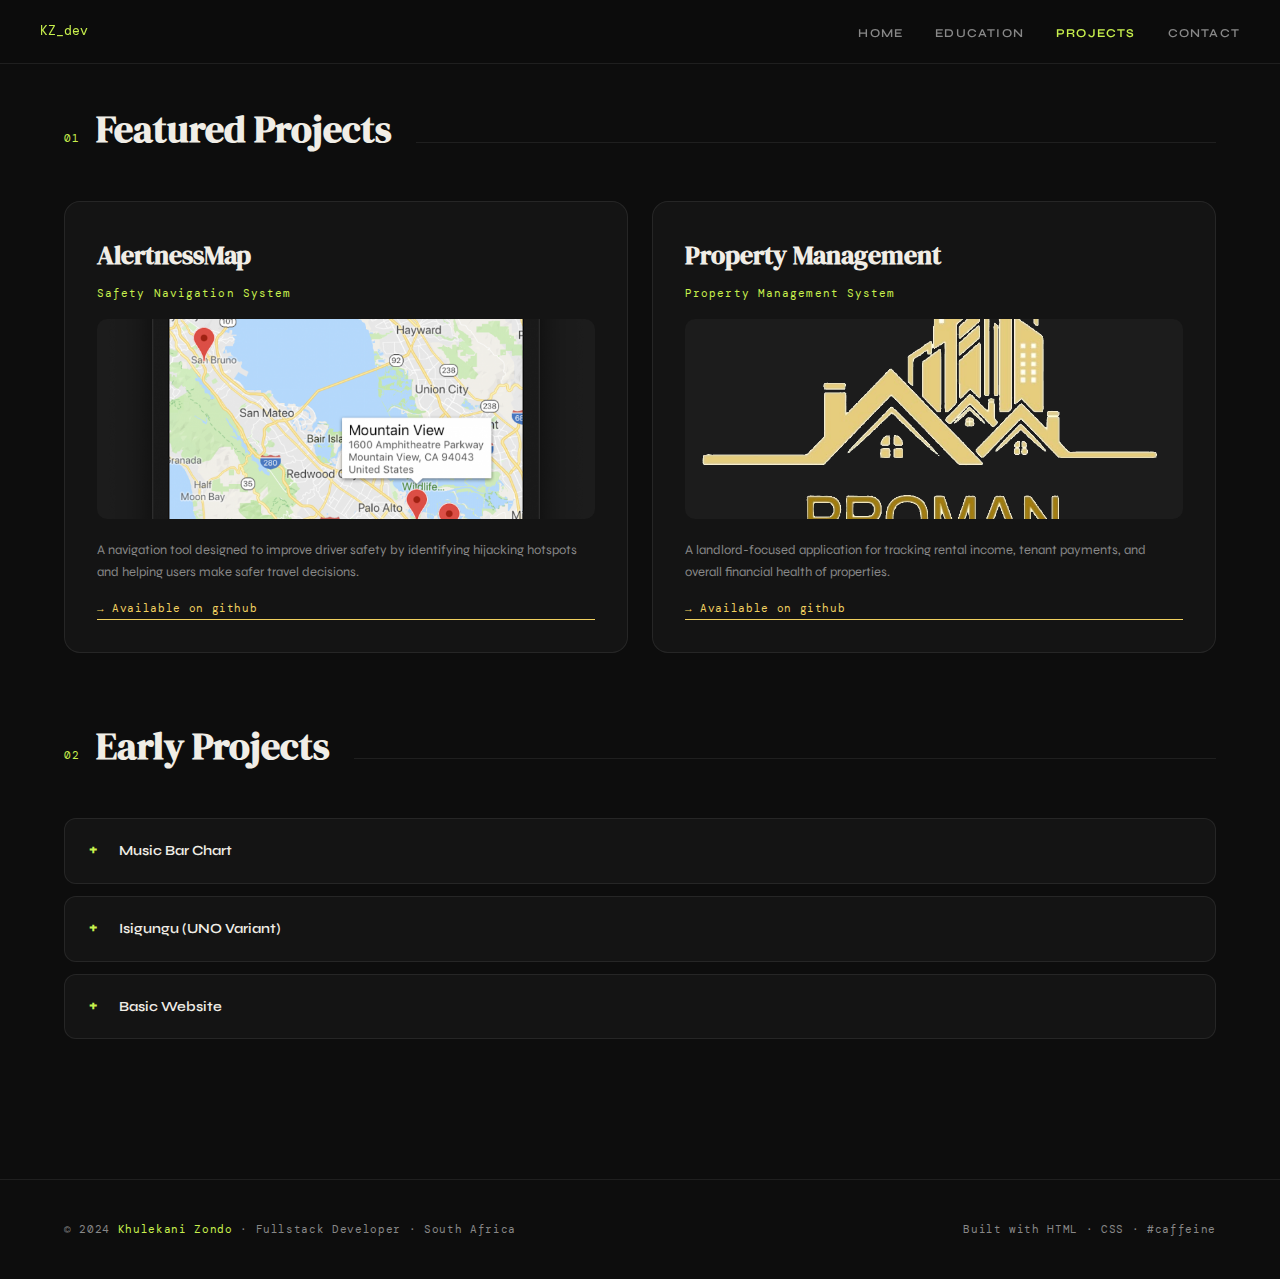
<file: projects.html>
<!DOCTYPE html>
<html lang="en">
<head>
  <meta charset="UTF-8" />
  <meta name="viewport" content="width=device-width, initial-scale=1" />
  <title>Projects — Khulekani Zondo</title>

  <link href="https://fonts.googleapis.com/css2?family=DM+Serif+Display:ital@0;1&family=DM+Mono:wght@400;500&family=Syne:wght@400;600;700&display=swap" rel="stylesheet" />

  <style>
    :root {
      --bg: #0d0d0d;
      --bg2: #141414;
      --bg3: #1c1c1c;
      --border: rgba(255,255,255,0.08);
      --accent: #c8f04d;
      --accent2: #f0d060;
      --text: #f0ede6;
      --muted: #888;
      --card-radius: 16px;
      --font-display: 'DM Serif Display', serif;
      --font-body: 'Syne', sans-serif;
      --font-mono: 'DM Mono', monospace;
    }

    * { box-sizing: border-box; margin: 0; padding: 0; }

    body {
      background: var(--bg);
      color: var(--text);
      font-family: var(--font-body);
      line-height: 1.7;
    }

    nav {
      position: fixed;
      top: 0; left: 0; right: 0;
      height: 64px;
      display: flex;
      justify-content: space-between;
      align-items: center;
      padding: 0 2.5rem;
      background: rgba(13,13,13,0.85);
      backdrop-filter: blur(12px);
      border-bottom: 0.5px solid var(--border);
      z-index: 100;
    }

    .nav-logo {
      font-family: var(--font-mono);
      color: var(--accent);
      font-size: 13px;
      text-decoration: none;
    }

    .nav-links {
      display: flex;
      gap: 2rem;
      list-style: none;
    }

    .nav-links a {
      font-size: 12px;
      text-transform: uppercase;
      letter-spacing: 0.1em;
      font-weight: 600;
      color: var(--muted);
      text-decoration: none;
      transition: color 0.2s;
    }

    .nav-links a.active { color: var(--accent); }
    .nav-links a:hover { color: var(--text); }

    .page {
      padding: 96px 5vw 80px;
    }

    .projects-section {
      margin-bottom: 60px;
    }

    .section-header {
      display: flex;
      align-items: baseline;
      gap: 1rem;
      margin-bottom: 2.5rem;
    }

    .section-num {
      font-family: var(--font-mono);
      color: var(--accent);
      font-size: 11px;
      letter-spacing: 0.1em;
      flex-shrink: 0;
    }

    .section-title {
      font-family: var(--font-display);
      font-size: clamp(1.8rem, 3vw, 2.5rem);
      color: var(--text);
    }

    .section-line {
      flex: 1;
      height: 0.5px;
      background: var(--border);
      margin-left: 0.5rem;
    }

    .projects-grid {
      display: grid;
      grid-template-columns: 1fr 1fr;
      gap: 1.5rem;
    }

    .card {
      background: var(--bg2);
      border: 0.5px solid var(--border);
      border-radius: var(--card-radius);
      padding: 2rem;
      transition: transform 0.2s, border-color 0.2s;
      display: flex;
      flex-direction: column;
    }

    .card:hover {
      transform: translateY(-4px);
      border-color: rgba(255,255,255,0.2);
    }

    .card h3 {
      font-family: var(--font-display);
      font-size: 1.6rem;
      margin-bottom: 0.4rem;
      color: var(--text);
    }

    .mono {
      font-family: var(--font-mono);
      font-size: 11px;
      color: var(--accent);
      letter-spacing: 0.1em;
      margin-bottom: 1rem;
    }

    .card p {
      font-size: 13px;
      color: var(--muted);
      margin-bottom: 1rem;
      line-height: 1.7;
    }

    .card img {
      width: 100%;
      height: 200px;
      object-fit: cover;
      border-radius: 10px;
      margin-bottom: 1.25rem;
      background: var(--bg3);
    }

    .btn-link {
      font-family: var(--font-mono);
      font-size: 11px;
      color: var(--accent2);
      text-decoration: none;
      border-bottom: 0.5px solid var(--accent2);
      padding-bottom: 1px;
      letter-spacing: 0.06em;
      margin-top: auto;
      transition: opacity 0.2s;
    }

    .btn-link:hover { opacity: 0.7; }

    .early-grid {
      display: flex;
      flex-direction: column;
      gap: 0.75rem;
    }

    details {
      background: var(--bg2);
      border: 0.5px solid var(--border);
      border-radius: 12px;
      padding: 1.25rem 1.5rem;
      transition: border-color 0.2s;
    }

    details:hover { border-color: rgba(255,255,255,0.15); }
    details[open] { border-color: rgba(200,240,77,0.25); }

    summary {
      cursor: pointer;
      font-weight: 600;
      font-size: 14px;
      color: var(--text);
      list-style: none;
      display: flex;
      align-items: center;
      gap: 0.75rem;
    }

    summary::before {
      content: '+';
      font-family: var(--font-mono);
      font-size: 14px;
      color: var(--accent);
      width: 18px;
      flex-shrink: 0;
      transition: transform 0.2s;
    }

    details[open] summary::before { content: '−'; }

    .details-body {
      margin-top: 1rem;
      padding-top: 1rem;
      border-top: 0.5px solid var(--border);
    }

    .tag-row {
      display: flex;
      flex-wrap: wrap;
      gap: 6px;
      margin-bottom: 0.75rem;
    }

    .tag {
      font-family: var(--font-mono);
      font-size: 10px;
      color: var(--muted);
      border: 0.5px solid var(--border);
      border-radius: 99px;
      padding: 3px 10px;
      letter-spacing: 0.06em;
    }

    .details-body p {
      font-size: 13px;
      color: var(--muted);
      line-height: 1.7;
    }

    footer {
      border-top: 0.5px solid var(--border);
      padding: 2.5rem 5vw;
      display: flex;
      justify-content: space-between;
      flex-wrap: wrap;
      gap: 1rem;
    }

    footer p {
      font-family: var(--font-mono);
      font-size: 11px;
      color: var(--muted);
      letter-spacing: 0.06em;
    }

    footer a { color: var(--accent); text-decoration: none; }

    @media (max-width: 768px) {
      nav { padding: 0 1.5rem; }
      .nav-links { gap: 1.2rem; }
      .page { padding: 88px 1.5rem 60px; }
      .projects-grid { grid-template-columns: 1fr; }
    }
  </style>
</head>

<body>

<nav>
  <a class="nav-logo" href="index.html">KZ_dev</a>
  <ul class="nav-links">
    <li><a href="index.html">Home</a></li>
    <li><a href="education.html">Education</a></li>
    <li><a class="active" href="#">Projects</a></li>
    <li><a href="contact.html">Contact</a></li>
  </ul>
</nav>

<div class="page">

  <div class="projects-section">
    <div class="section-header">
      <span class="section-num">01</span>
      <h2 class="section-title">Featured Projects</h2>
      <div class="section-line"></div>
    </div>

    <div class="projects-grid">

      <div class="card">
        <h3>AlertnessMap</h3>
        <div class="mono">Safety Navigation System</div>
        <img src="alertnessMap.png" alt="AlertnessMap screenshot" />
        <p>
          A navigation tool designed to improve driver safety by identifying
          hijacking hotspots and helping users make safer travel decisions.
        </p>
        <a href="https://github.com/khulekani492/PROMAN--Rent-property-management" class="btn-link">→ Available on github</a>
      </div>

      <div class="card">
        <h3>Property Management</h3>
        <div class="mono">Property Management System</div>
        <img src="PROMAN.png" alt="Property Management screenshot" />
        <p>
          A landlord-focused application for tracking rental income,
          tenant payments, and overall financial health of properties.
        </p>
        <a href="https://github.com/khulekani492/alertnessMap" class="btn-link">→ Available on github</a>

      </div>

    </div>
  </div>

  <div class="projects-section">
    <div class="section-header">
      <span class="section-num">02</span>
      <h2 class="section-title">Early Projects</h2>
      <div class="section-line"></div>
    </div>

    <div class="early-grid">

      <details>
        <summary>Music Bar Chart</summary>
        <div class="details-body">
          <div class="tag-row">
            <span class="tag">Python</span>
            <span class="tag">Turtle Graphics</span>
          </div>
          <p>
            Generates a bar chart based on user input of artists and songs.
            &nbsp;<a href="https://github.com/khulekani492/First-project" class="btn-link" target="_blank">→ GitHub</a>
          </p>
        </div>
      </details>

      <details>
        <summary>Isigungu (UNO Variant)</summary>
        <div class="details-body">
          <div class="tag-row">
            <span class="tag">Python</span>
            <span class="tag">Tkinter GUI</span>
          </div>
          <p>
            A digital version of a South African card game similar to UNO.
            &nbsp;<a href="https://github.com/khulekani492/isigungu" class="btn-link" target="_blank">→ GitHub</a>
          </p>
        </div>
      </details>

      <details>
        <summary>Basic Website</summary>
        <div class="details-body">
          <div class="tag-row">
            <span class="tag">HTML</span>
            <span class="tag">CSS</span>
            <span class="tag">JavaScript</span>
          </div>
          <p>
            A simple music upload web app.
            &nbsp;<a href="https://github.com/khulekani492/basic-website" class="btn-link" target="_blank">→ GitHub</a>
          </p>
        </div>
      </details>

    </div>
  </div>

</div>

<footer>
  <p>© 2024 <a href="index.html">Khulekani Zondo</a> · Fullstack Developer · South Africa</p>
  <p>Built with HTML · CSS · #caffeine</p>
</footer>

</body>
</html>
</file>
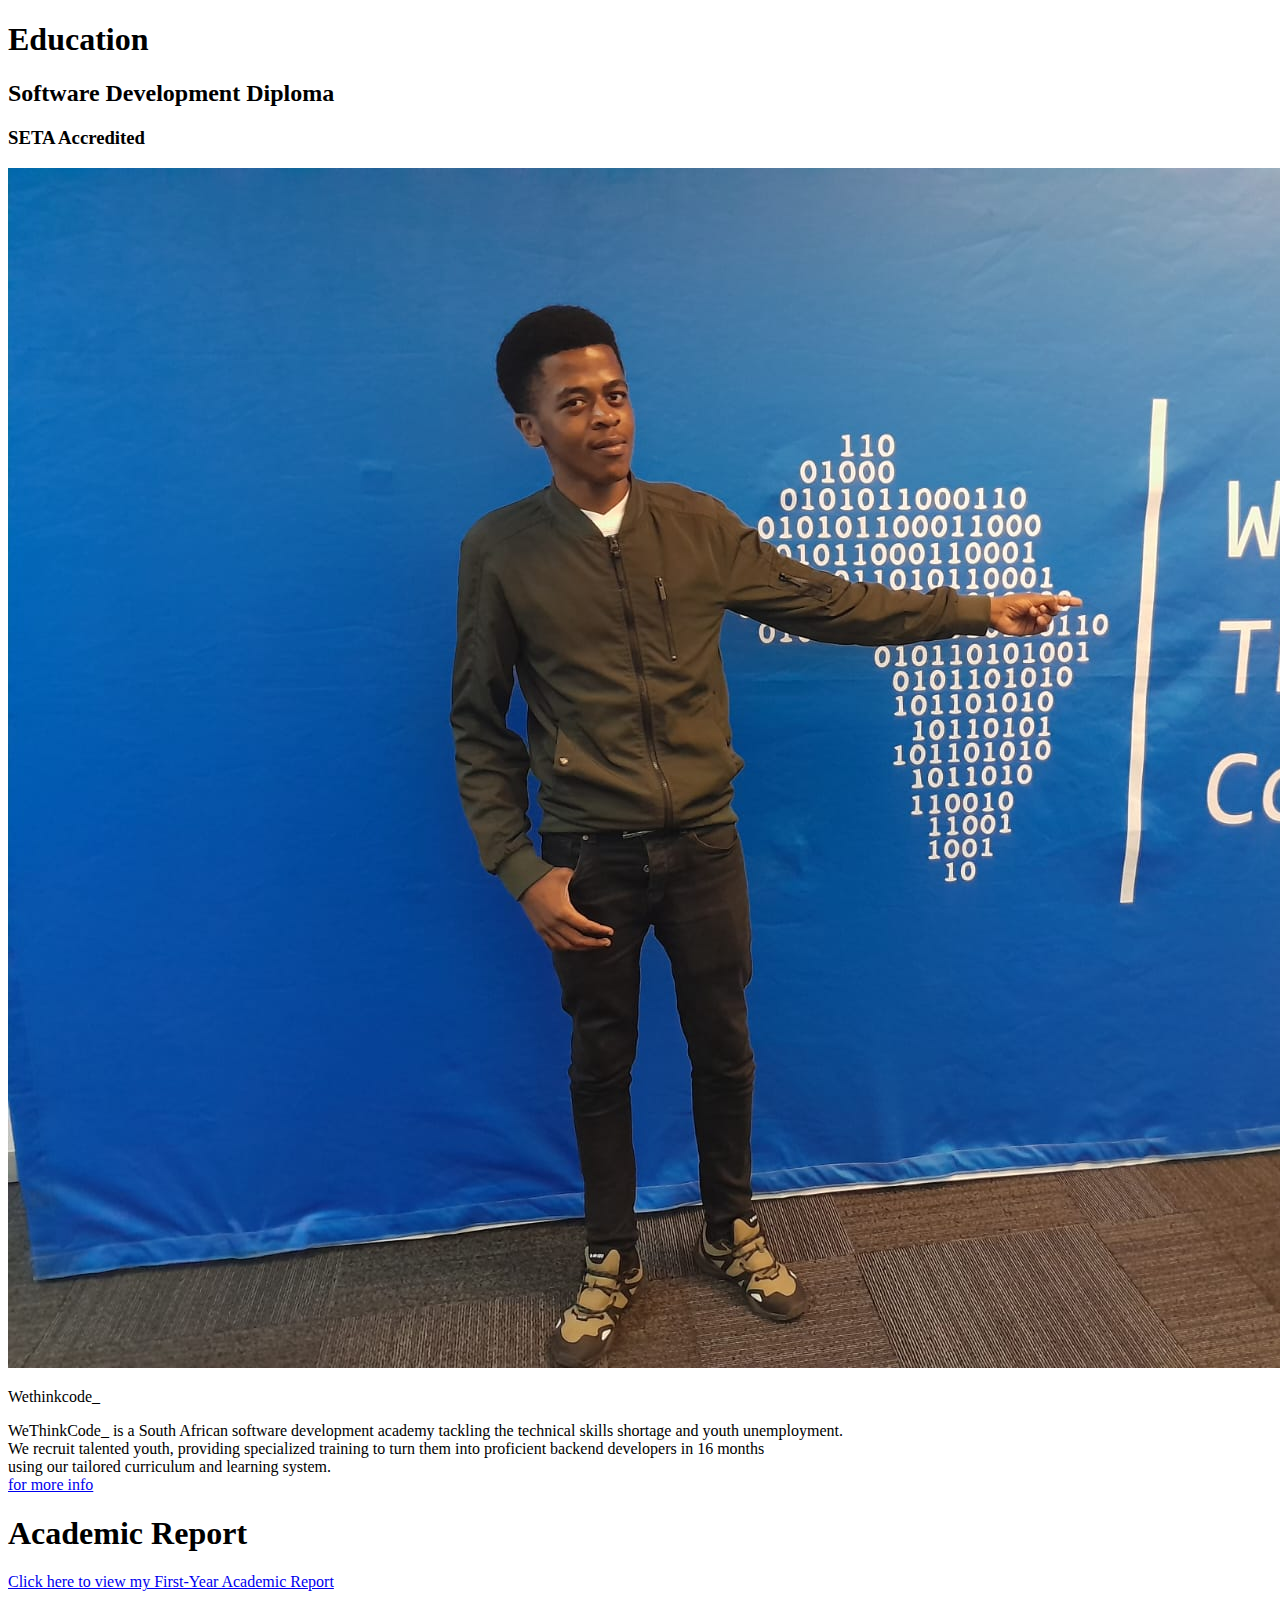
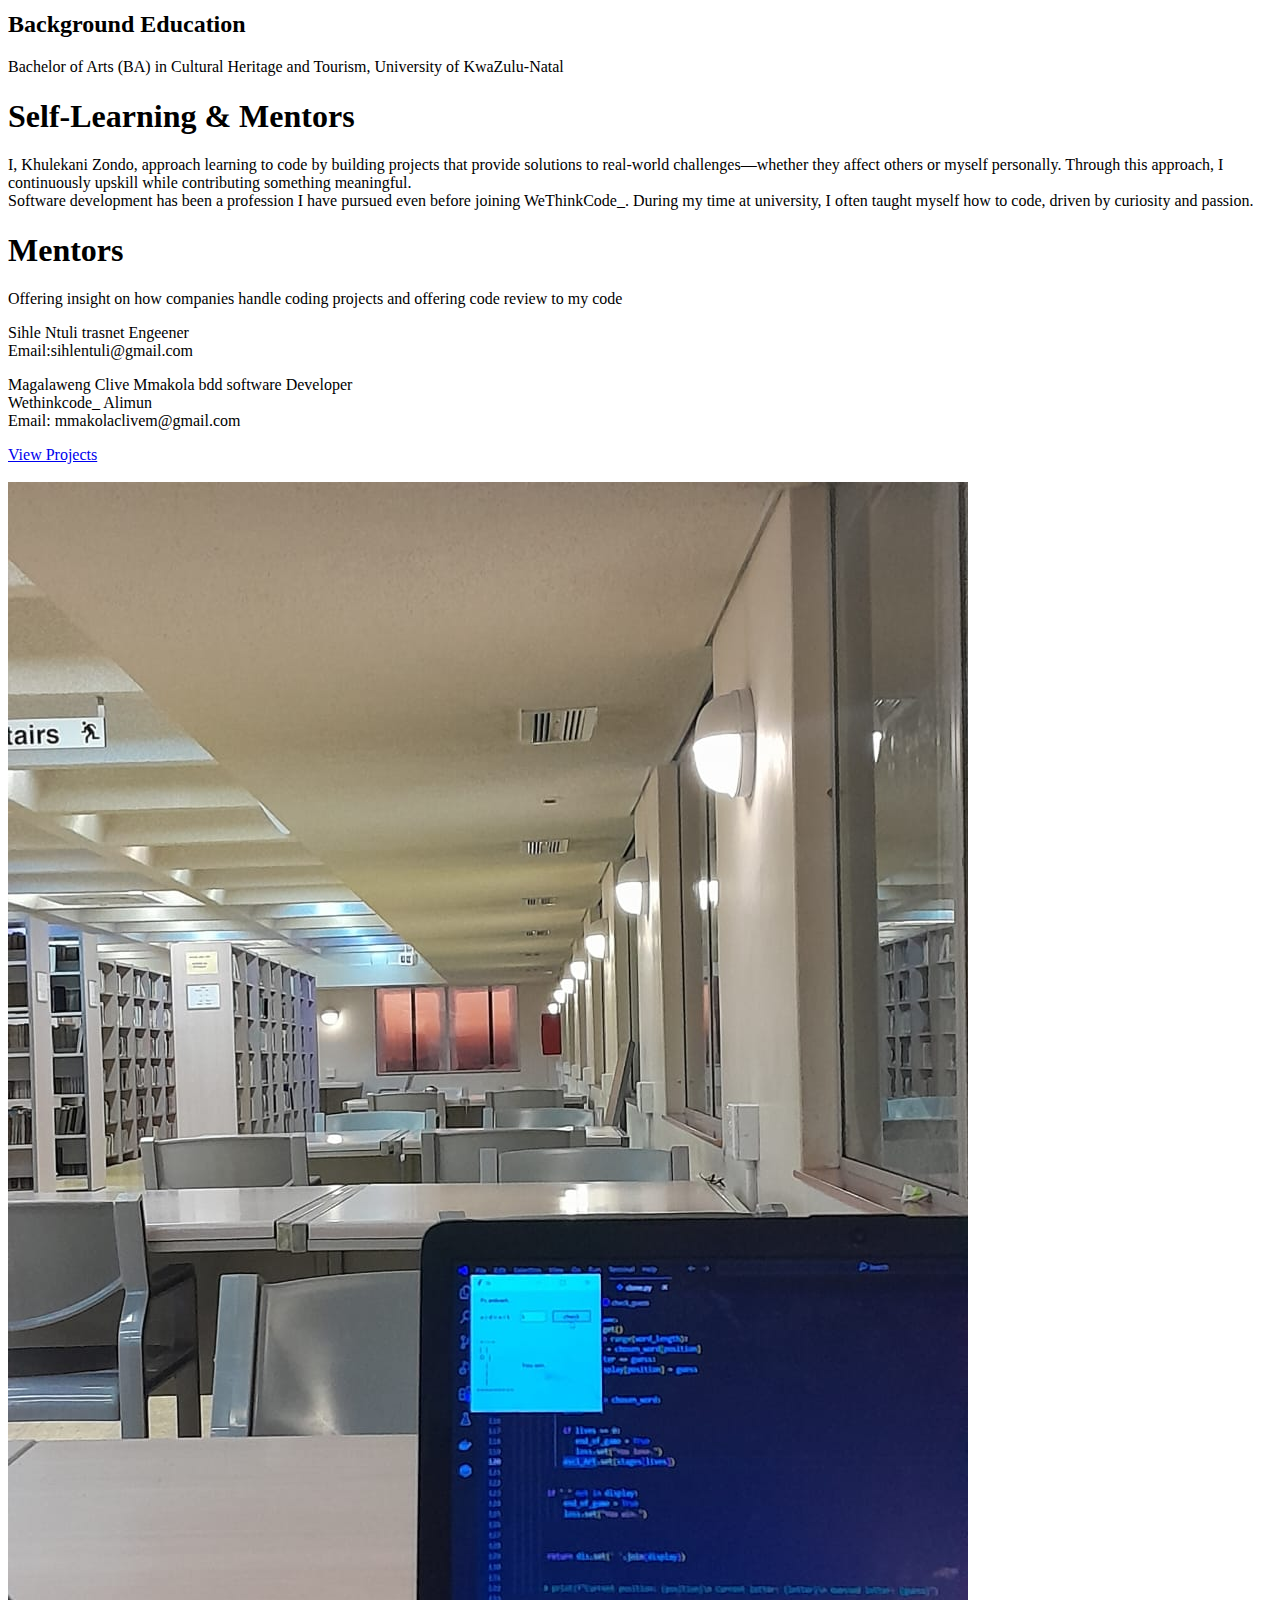
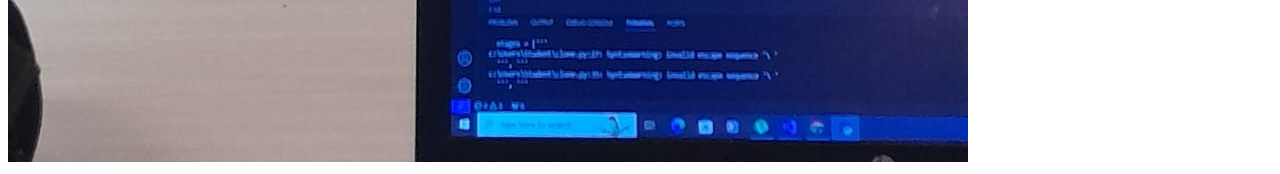
<file: wethinkcode.html>
<!DOCTYPE html>
<html>
    <head>
        <title>Education </title>
         <link rel="stylesheet" href="style.css">
    </head>
    <body>
        <h1>Education</h1>
        <h2>Software Development Diploma</h2>
        <h3>SETA Accredited</h3>

      <img alt="Matendelogo" src="bootCamp.jpeg" >
      <div id="schoolName">
          <p>Wethinkcode_</p>             
      </div>
      <div id="schoolSummary">
            <p> WeThinkCode_ is a South African software development academy tackling the technical skills shortage and youth unemployment.<br> 
              We recruit talented youth, providing specialized training to turn them into proficient backend developers in 16 months<br>using our tailored curriculum and learning system.<br>
              <a href="https://wethinkcode.co.za/">for more info</a>
          </p>           
      </div>
      <div id="report">
      <h1>Academic Report</h1>
<p>
  <a href="Khulekani_Zondo_Y1_Report-2.pdf" target="_blank">
    Click here to view my First-Year Academic Report
  </a>
</p>

        <h2>Background Education</h2>
<p>
  Bachelor of Arts (BA) in Cultural Heritage and Tourism,  
  University of KwaZulu-Natal
</p>

      </div>
      <div id="selfLearning">
        <h1>Self-Learning & Mentors</h1>
        <p>
  I, Khulekani Zondo, approach learning to code by building projects that provide 
  solutions to real-world challenges—whether they affect others or myself personally. 
  Through this approach, I continuously upskill while contributing something meaningful.<br>
  Software development has been a profession I have pursued even before joining WeThinkCode_. 
  During my time at university, I often taught myself how to code, driven by curiosity and passion.
</p>     
<h1>Mentors</h1>
<p>Offering insight on how companies handle coding projects and offering code review to my code</p>
<p>Sihle Ntuli trasnet Engeener<br>
  Email:sihlentuli@gmail.com
</p>
<p>Magalaweng Clive Mmakola bdd software Developer<br>Wethinkcode_ Alimun<br> Email: mmakolaclivem@gmail.com</p>

<a href="#">View Projects</a><br><br>
     <img src="latestudy.jpeg">
      </div>
      
    </body>
    
</html>
</file>
<file: style.css>
.profile img{
  height: 100px;
  background-color: rgb(238, 105, 43);
}
.mainBox{
  display: flex;
  border: 2px solid black;
  height: 200px;
}
.mainBox #brief{
    background-color: rgb(68, 237, 68);
    padding: 1PX;
    
}
</file>
